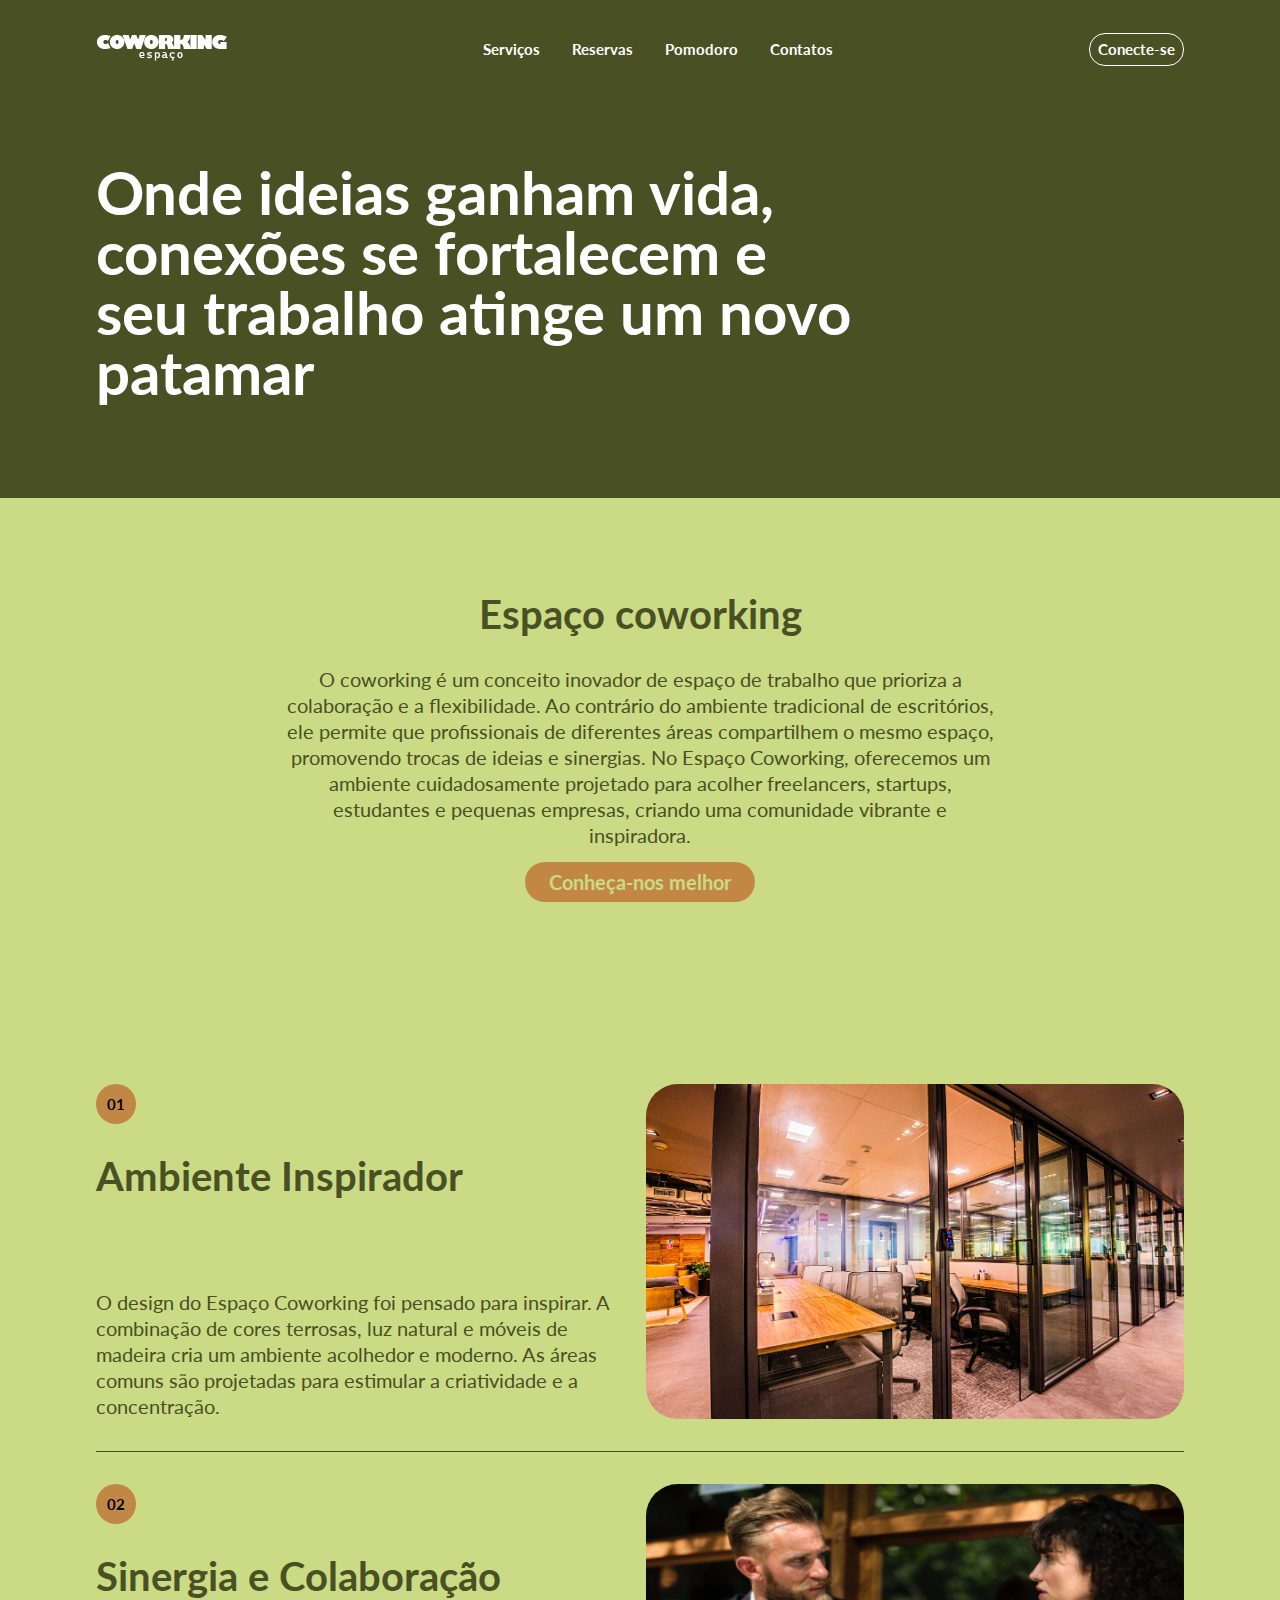
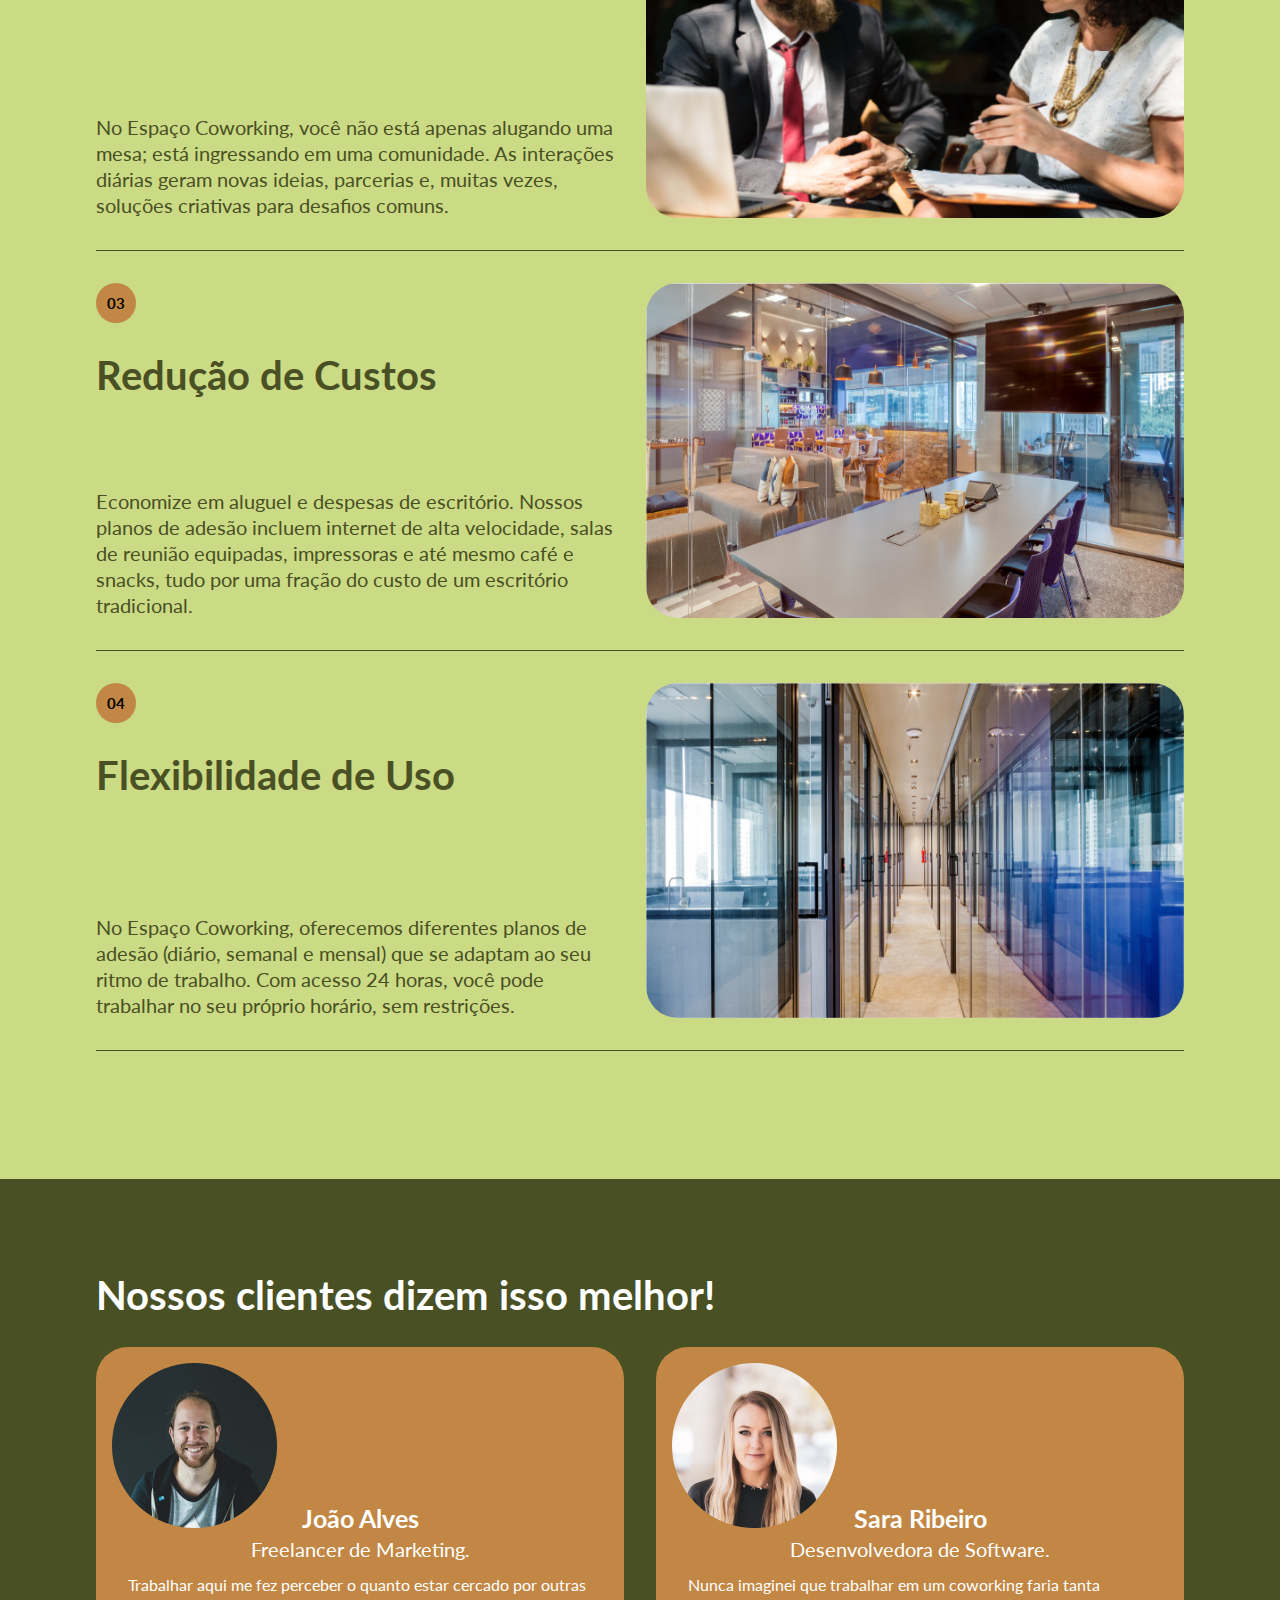
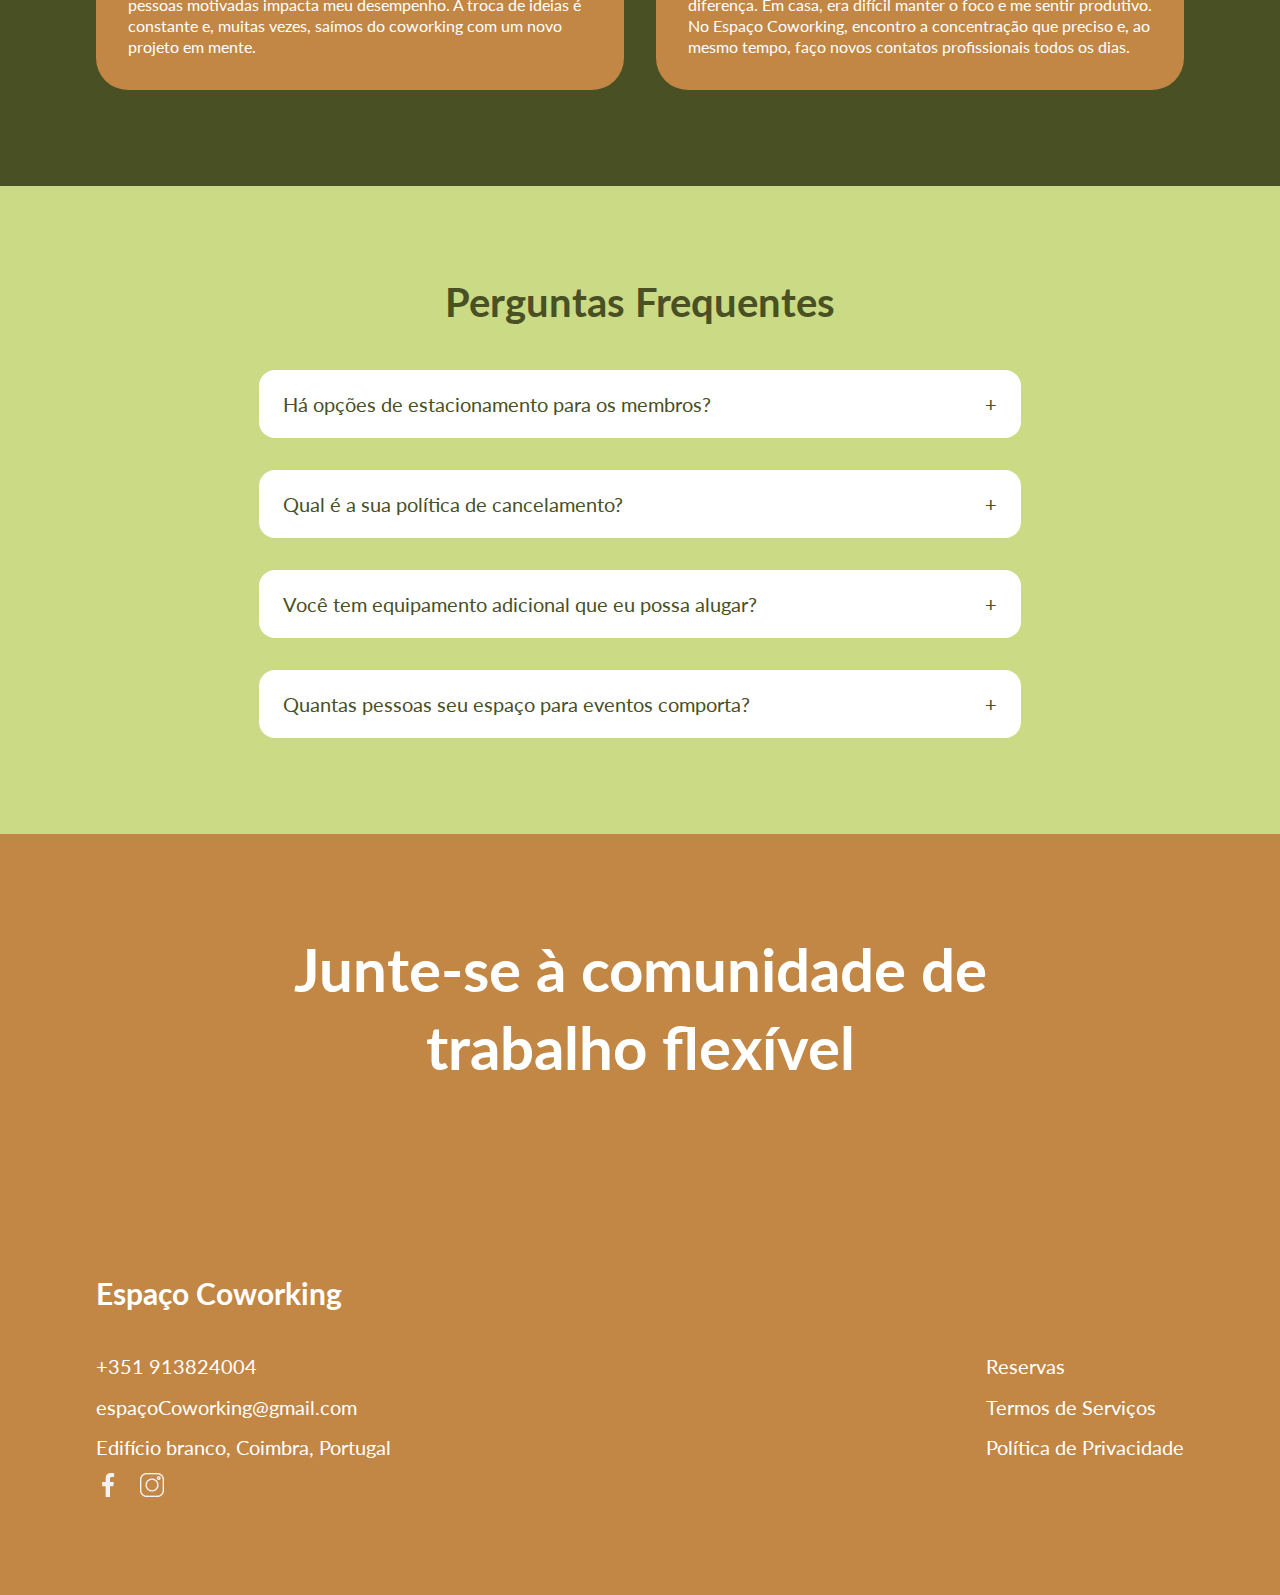
<file: index.html>
<!DOCTYPE html>
<html lang="pt-PT">
<head>
    <meta charset="UTF-8">
    <meta name="viewport" content="width=device-width, initial-scale=1.0">
    <meta http-equiv="X-UA-Compatible" content="IE=edge">
    <meta name="description" content="Propagação da utilização dos espaços Coworking">
    <link rel="stylesheet" type="text/css" href="reset.css">
    <link rel="stylesheet" type="text/css" href="index.css">
    <link rel="stylesheet" type="text/css" href="comum.css">
    <link rel="icon" href="img/logo.png" type="image/png">
    <title>Espaço Coworking</title>
</head>

<!--CABEÇALHO -------------------------------------------------------------------------------------------------------- -->

<body>

<header class="cabecalho">
    <nav> <!--links de navegacao dentro da própria página-->
        <a href="index.html"><img src="img/logotipo.png" alt="Imagem do logotipo"></a>
        <ul>
            <li><a href="servicos.html">Serviços</a></li>
            <!--<a> ancora/botao para levar à paginas do proprio site-->
            <li><a href="#">Reservas</a></li>
            <li><a href="#">Pomodoro</a></li>
            <li><a href="#">Contatos</a></li>
        </ul>
        <a class=" cabecalho__nav--conectar" href="#">Conecte-se</a>

        <div class="cabecalho__menu--icone">
            <!-- <button><img src="./img/close_white_36dp.svg" alt="fechar menu"></button> -->
            <button><img src="./img/menu_white_36dp.svg" alt="abrir menu"></button>
        </div>
    </nav>
    <ul class="cabecalho--menu">
        <li><a href="servicos.html">Serviços</a></li>
        <li><a href="#">Reservas</a></li>
        <li><a href="#">Pomodoro</a></li>
        <li><a href="#">Contatos</a></li>
        <li><a href="#">Conecte-se</a></li>
    </ul>
</header>

<!--SEÇÃO TEMA -------------------------------------------------------------------------------------------------------- -->

<main>

    <section class="secao--tema">
        <div>
            <!-- ESSA DIV SERVE PARA COLOCAR UM MAX-WIDTH NO TEXTO SEM ALTERAR O TAMANHO DA COR DE FUNDO-->
            <span>Onde ideias ganham vida, conexões se fortalecem e seu trabalho atinge um
                novo patamar</span>
        </div>
    </section>

    <!--SEÇÃO CONCEITO -------------------------------------------------------------------------------------------------------- -->


    <section class="secao--conceito">
        <div class="secao__conceito--conteudo">
            <!-- ESSA DIV SERVE PARA COLOCAR UM MAX-WIDTH NO TEXTO SEM ALTERAR O TAMANHO DA COR DE FUNDO-->
            <h2>Espaço coworking</h2>
            <p>O coworking é um conceito inovador de espaço de trabalho que
                prioriza a colaboração e a flexibilidade. Ao
                contrário do ambiente tradicional de escritórios, ele permite que profissionais de diferentes áreas
                compartilhem o mesmo espaço, promovendo trocas de ideias e sinergias. No Espaço Coworking, oferecemos um
                ambiente cuidadosamente projetado para acolher freelancers, startups, estudantes e pequenas empresas,
                criando uma comunidade vibrante e inspiradora.</p>
            <a href="#">Conheça-nos melhor</a>
        </div>
    </section>

    <!--SEÇÃO SOBRE -------------------------------------------------------------------------------------------------------- -->

    <section class="secao--sobre">
        <div class="secao__sobre--conteudo">
            <!-- ESSA DIV SERVE PARA COLOCAR UM MAX-WIDTH NO TEXTO SEM ALTERAR O TAMANHO DA COR DE FUNDO-->
            <div class="secao__sobre--topico">
                <div>
                    <span>01</span>
                    <h3>Ambiente Inspirador</h3>
                    <p>O design do Espaço Coworking foi pensado para inspirar. A
                        combinação de cores terrosas, luz
                        natural e móveis de madeira cria um ambiente acolhedor e moderno. As áreas comuns são projetadas
                        para
                        estimular a criatividade e a concentração.</p>
                </div>
                <img srcset="img/largeAmbiente.jpg 604w,
                                  ./img/mediumAmbiente.jpg 302w,
                                  ./img/smallAmbiente.jpg 151w"
                     sizes="42vw"
                     src="img/smallAmbiente.jpg"
                     alt="Imagem do ambiente">
            </div>

            <hr> <!--faz um traço-->

            <div class="secao__sobre--topico">
                <div>
                    <span>02</span>
                    <h3>Sinergia e Colaboração</h3>
                    <p>No Espaço Coworking, você não está apenas alugando uma mesa; está
                        ingressando em uma comunidade.
                        As
                        interações diárias geram novas ideias, parcerias e, muitas vezes, soluções criativas para
                        desafios
                        comuns.</p>
                </div>
                <img srcset="img/largeSinergia.jpg 604w,
                                ./img/mediumSinergia.jpg 302w,
                                ./img/smallSinergia.jpg 151w"
                     sizes="42vw"
                     src="img/smallSinergia.jpg"
                     alt="Imagem de duas pessoas conversando">
            </div>

            <hr> <!--faz um traço-->

            <div class="secao__sobre--topico">
                <div>
                    <span>03</span>
                    <h3>Redução de Custos</h3>
                    <p>Economize em aluguel e despesas de escritório. Nossos planos de
                        adesão incluem internet de alta
                        velocidade, salas de reunião equipadas, impressoras e até mesmo café e snacks, tudo por uma
                        fração
                        do custo de um escritório tradicional.</p>
                </div>
                <img srcset="img/largeReducao.jpg 604w,
                                ./img/mediumReducao.jpg 302w,
                                ./img/smallReducao.jpg 151w"
                     sizes="42vw"
                     src="img/smallReducao.jpg"
                     alt="Imagem de uma sala de reunião com televisão">
            </div>

            <hr> <!--faz um traço-->

            <div class="secao__sobre--topico">
                <div>
                    <span>04</span>
                    <h3>Flexibilidade de Uso</h3>
                    <p>No Espaço Coworking, oferecemos diferentes planos de adesão
                        (diário, semanal e mensal) que se
                        adaptam
                        ao seu ritmo de trabalho. Com acesso 24 horas, você pode trabalhar no seu próprio horário, sem
                        restrições.</p>
                </div>
                <img srcset="img/largeFlexibilidade.jpg 604w,
                                ./img/mediumFlexibilidade.jpg 302w,
                                ./img/smallFlexibilidade.jpg 151w"
                     sizes="42vw"
                     src="img/smallFlexibilidade.jpg"
                     alt="Imagem de um corredor com varias portas de vidro">
            </div>
            <hr> <!--faz um traço-->
        </div>
    </section>

    <!-- SEÇÃO CLIENTES -------------------------------------------------------------------------------------------------------- -->

    <section class="secao--clientes">
        <div class="secao__clientes--conteudo">
            <h2>Nossos clientes dizem isso melhor!</h2>

            <div class="secao__clientes--pessoas">
                <div class="secao__clientes__pessoas--individuais">
                    <img src="img/joao%20(2).png" alt="Imagem de João">
                    <h3>João Alves</h3>
                    <h4>Freelancer de Marketing.</h4>
                    <p>Trabalhar aqui me fez perceber o quanto estar cercado por outras pessoas motivadas impacta meu
                        desempenho. A troca de ideias é constante e, muitas vezes, saímos do coworking com um novo
                        projeto
                        em mente.</p>
                </div>

                <div class="secao__clientes__pessoas--individuais">
                    <img src="img/sara%20(2).png" alt="Imagem de Sara">
                    <h3>Sara Ribeiro</h3>
                    <h4>Desenvolvedora de Software.</h4>
                    <p>Nunca imaginei que trabalhar em um coworking faria tanta diferença. Em casa, era difícil manter o
                        foco e me sentir produtivo. No Espaço Coworking, encontro a concentração que preciso e, ao mesmo
                        tempo, faço novos contatos profissionais todos os dias.</p>
                </div>

                <div class="secao__clientes__pessoas--individuais">
                    <img src="img/andre.png" alt="Imagem de André">
                    <h3>André Mendes</h3>
                    <h4>Consultor de Marketing</h4>
                    <p>Escolher o Espaço Coworking foi uma das melhores decisões que tomei. O preço acessível dos planos
                        de
                        adesão me permite ter um espaço profissional sem estourar o orçamento. Vale muito a pena pelo
                        suporte, as conexões e a qualidade do ambiente!</p>
                </div>
            </div>
        </div>
    </section>

    <!-- SEÇÃO PERGUNTAS -------------------------------------------------------------------------------------------------------- -->

    <section class="secao--perguntas">
        <div class="secao__perguntas--conteudo">

            <h2>Perguntas Frequentes</h2>

            <div>
                <details>
                    <summary>
                        Há opções de estacionamento para os membros?
                        <span>+</span>
                    </summary>
                    <p>Durante o horário comercial (segunda a sexta, das 7h às 17h), os participantes devem estacionar
                        no extremo leste do estacionamento do complexo de escritórios ou do outro lado da rua, no
                        hotel. Após o horário comercial ou nos fins de semana, você pode usar as vagas de
                        estacionamento imediatamente ao lado do prédio.</p>
                </details>
                <details>
                    <summary>
                        Qual é a sua política de cancelamento?
                        <span>+</span>
                    </summary>
                    <p>Cancelamentos dentro de 24 horas da reserva original serão totalmente reembolsados. Se sua
                        reserva for 10 ou mais dias antes, você pode cancelar e qualquer pagamento(s) além do seu
                        depósito será reembolsado integralmente. Cancelamentos feitos com menos de 10 dias de
                        antecedência da sua reserva serão reembolsados. Além disso, não há reembolsos para uso parcial
                        do seu intervalo de tempo reservado.</p>
                </details>
                <details>
                    <summary>
                        Você tem equipamento adicional que eu possa alugar?
                        <span>+</span>
                    </summary>
                    <p>Nós fornecemos um sistema amigável com qualquer aluguel de sala de conferência. Ele também inclui
                        móveis de sala e equipamentos para videoconferência. Se você precisar de equipamento adicional,
                        por favor nos avise com antecedência. Nós podemos fornecer quadros brancos, um pódio, uma
                        impressora/copiadora e muito mais.</p>
                </details>
                <details>
                    <summary>
                        Quantas pessoas seu espaço para eventos comporta?
                        <span>+</span>
                    </summary>
                    <p>Podemos acomodar até 60 pessoas com mesas e cadeiras, e até 75 convidados com mesas estilo
                        coquetel.</p>
                </details>
            </div>
        </div>
    </section>

    <!-- SEÇÃO FINAL -------------------------------------------------------------------------------------------------------- -->

    <section class="secao--final">
        <div>
            <h2>Junte-se à comunidade de trabalho flexível</h2>
        </div>
    </section>


</main>

<!-- FOOTER -------------------------------------------------------------------------------------------------------- -->

<footer class="secao--footer">
    <div class="secao__footer--conteudo">

        <h3>Espaço Coworking</h3>

        <div class="secao__footer--informacoes">

            <div class="secao__footer__informacoes-separadas">
                <address> <!--agrupar dados de contato-->
                    <a href="#">+351 913824004</a>
                    <a href="#">espaçoCoworking@gmail.com</a>
                    <a href="#">Edifício branco, Coimbra, Portugal</a>
                </address>
                <div>
                    <a href="#"> <img src="img/face.png" alt="Facebook"></a>
                    <a href="#"> <img src="img/insta.png" alt="Instagram"></a>
                </div>
            </div>

            <div class="secao__footer--informacoes-links">
                <ul>
                    <li><a href="#">Reservas</a></li>
                    <li><a href="#">Termos de Serviços</a></li>
                    <li><a href="#">Política de Privacidade</a></li>
                </ul>
            </div>

        </div>
    </div>
</footer>
</body>
</html>
</file>
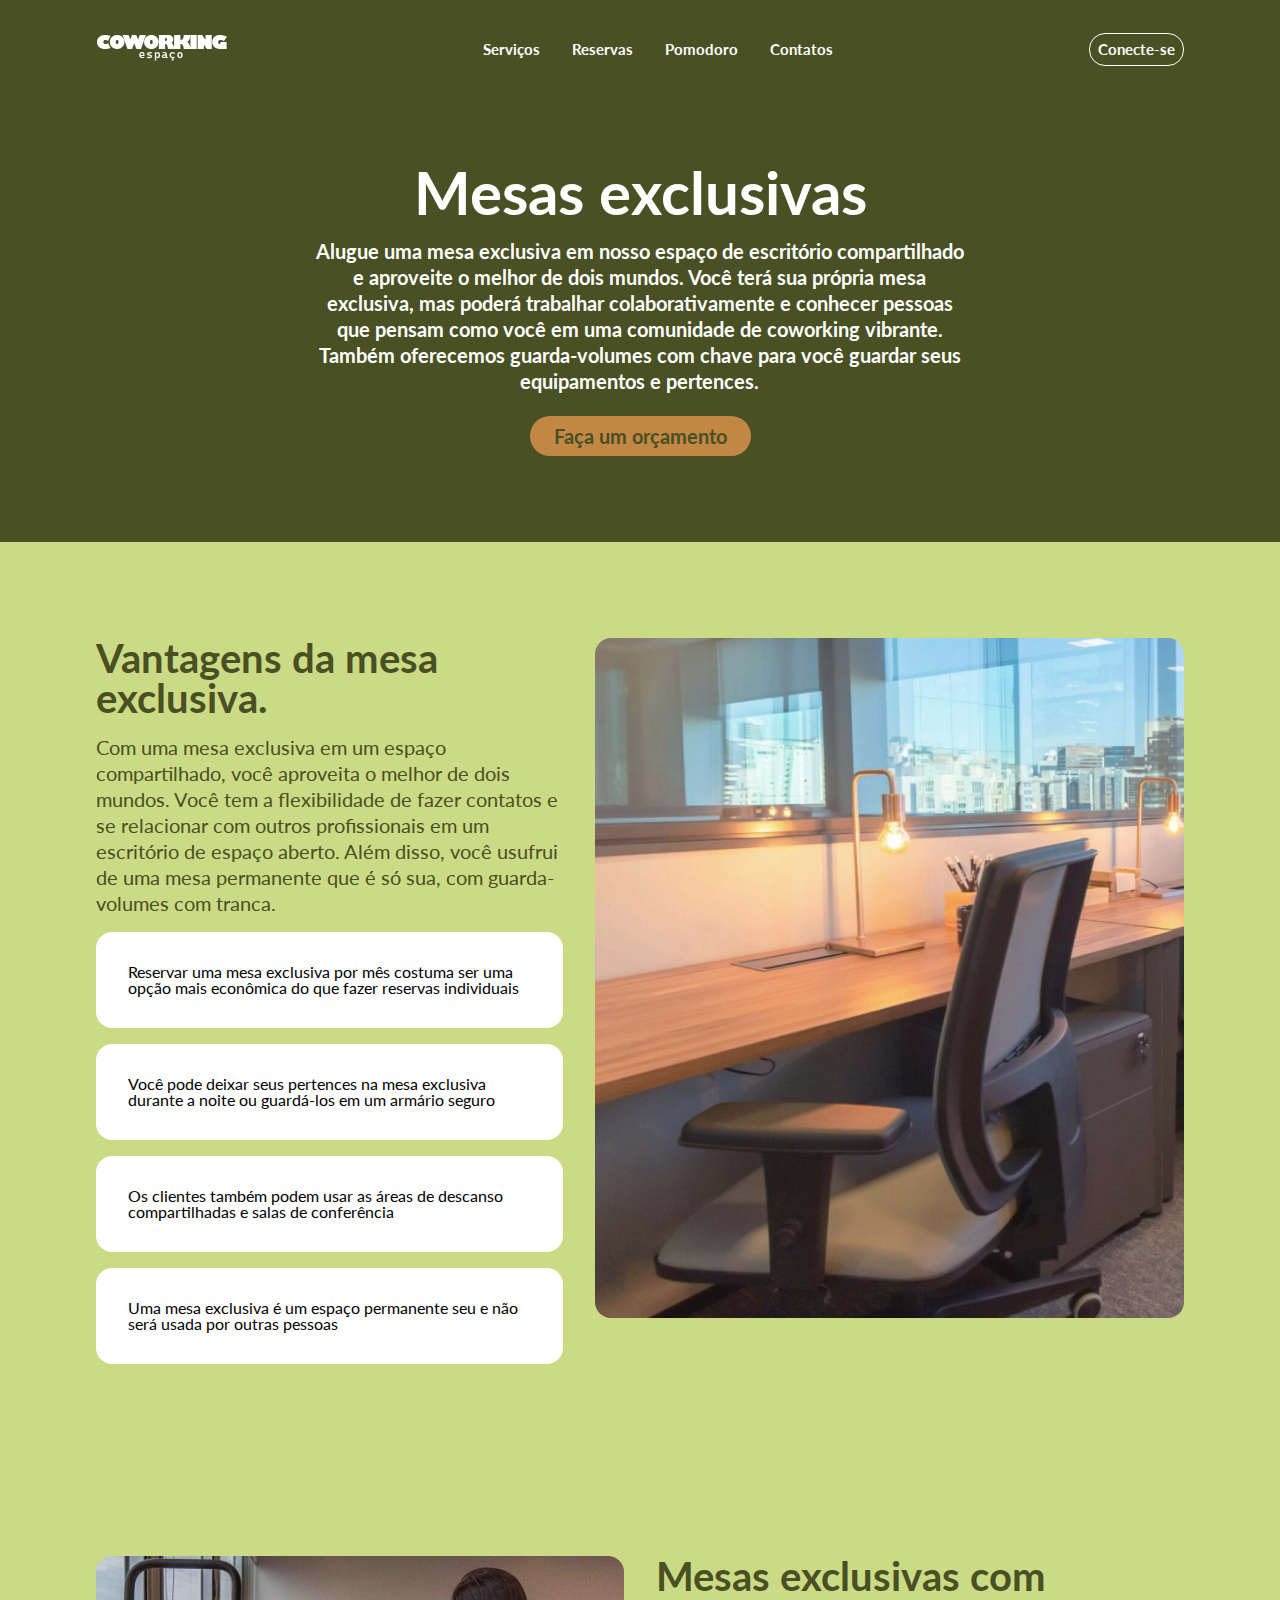
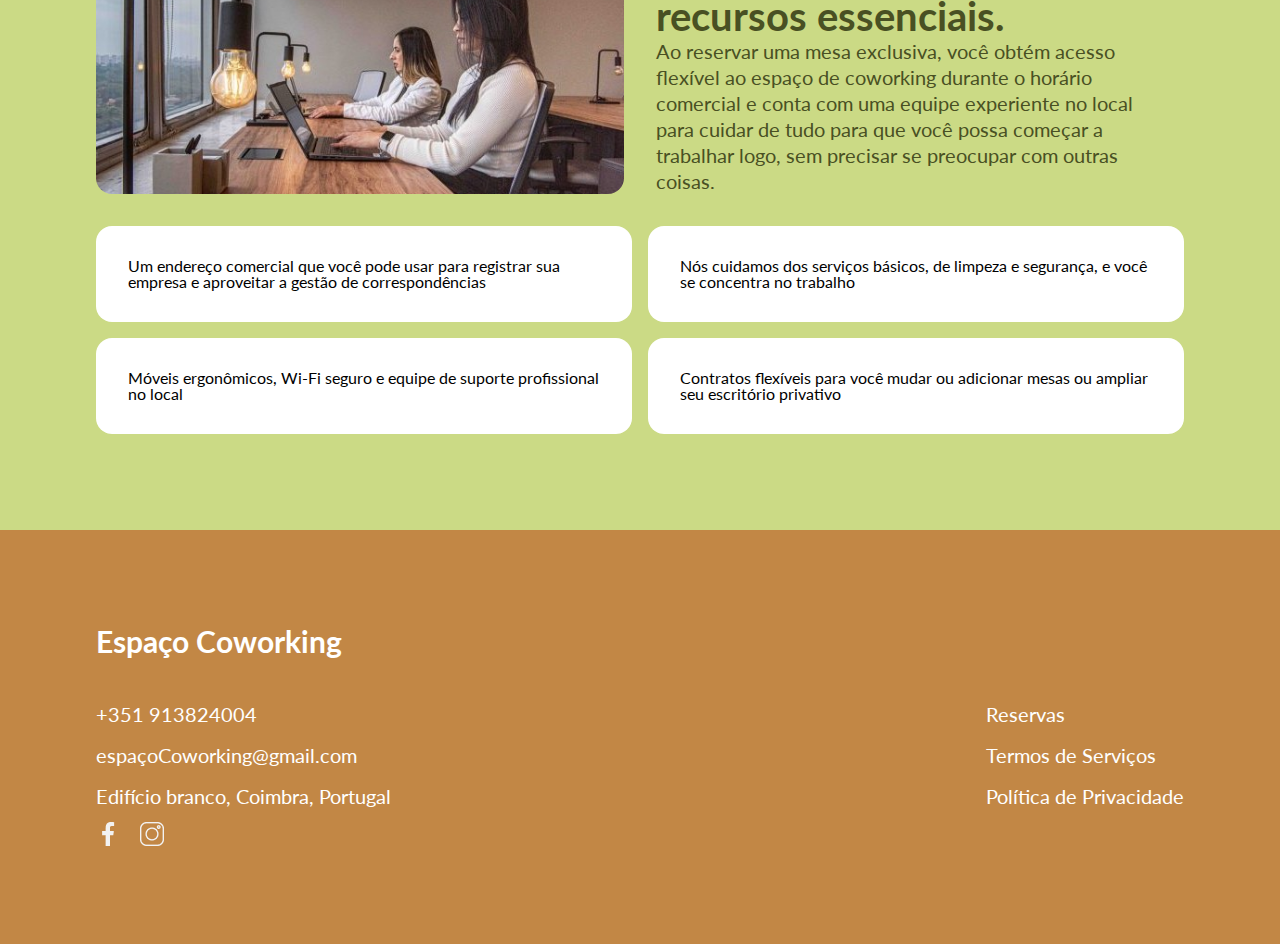
<file: mesasexclusivas.html>
<!DOCTYPE html>
<html lang="pt-PT">
<head>
    <meta charset="UTF-8">
    <meta name="viewport" content="width=device-width, initial-scale=1.0">
    <meta http-equiv="X-UA-Compatible" content="IE=edge">
    <meta name="description" content="Mesas exclusivas no Espaço Coworking"> <!--descricao do conteudo da pagina web-->
    <link rel="stylesheet" type="text/css" href="reset.css">
    <link rel="stylesheet" type="text/css" href="comum.css">
    <link rel="stylesheet" type="text/css" href="mesasexclusivas.css">
    <link rel="icon" href="./img/logo.png" type="image/png">
    <title>Mesas exclusivas Espaço Coworking</title>
</head>

<!--CABEÇALHO-------------------------------------------------------------------------------------------------------- -->
<body>

<header class="cabecalho">
    <nav> <!--links de navegacao dentro da própria página-->
        <a href="index.html"><img src="img/logotipo.png" alt="Imagem do logotipo"></a>
        <ul>
            <li><a href="servicos.html">Serviços</a></li>
            <!--<a> ancora/botao para levar à paginas do proprio site-->
            <li><a href="#">Reservas</a></li>
            <li><a href="#">Pomodoro</a></li>
            <li><a href="#">Contatos</a></li>
        </ul>
        <a class=" cabecalho__nav--conectar" href="#">Conecte-se</a>

        <div class="cabecalho__menu--icone">
            <!-- <button><img src="./img/close_white_36dp.svg" alt="fechar menu"></button> -->
            <button><img src="./img/menu_white_36dp.svg" alt="abrir menu"></button>
        </div>
    </nav>
    <ul class="cabecalho--menu">
        <li><a href="servicos.html">Serviços</a></li>
        <li><a href="#">Reservas</a></li>
        <li><a href="#">Pomodoro</a></li>
        <li><a href="#">Contatos</a></li>
        <li><a href="#">Conecte-se</a></li>
    </ul>
</header>

<!--SEÇÃO TEMA-MESAS -------------------------------------------------------------------------------------------------------- -->

<main>
    <section class="secao--tema-Mesas">
        <div>
            <h1>Mesas exclusivas</h1>
            <p>Alugue uma mesa exclusiva em nosso espaço de escritório compartilhado e aproveite o melhor de dois
                mundos.
                Você terá sua própria mesa exclusiva, mas poderá trabalhar colaborativamente e conhecer pessoas que
                pensam
                como você em uma comunidade de coworking vibrante. Também oferecemos guarda-volumes com chave para você
                guardar seus equipamentos e pertences.</p>
            <a href="#">Faça um orçamento</a>
        </div>
    </section>

    <!-- SEÇÃO VANTAGENS -------------------------------------------------------------------------------------------------------- -->

    <section class="secao--vantagens">
        <div class="secao__vantagens--conteudo">
            <div class="secao__vantagens--texto">
                <div>
                    <h2>Vantagens da mesa exclusiva.</h2>
                    <p>Com uma mesa exclusiva em um espaço compartilhado, você aproveita o melhor de dois mundos. Você
                        tem a
                        flexibilidade de fazer contatos e se relacionar com outros profissionais em um escritório de
                        espaço
                        aberto. Além disso, você usufrui de uma mesa permanente que é só sua, com guarda-volumes com
                        tranca.</p>
                </div>
                <ul>
                    <li>Reservar uma mesa exclusiva por mês costuma ser uma opção mais econômica do que fazer reservas
                        individuais
                    </li>
                    <li>Você pode deixar seus pertences na mesa exclusiva durante a noite ou guardá-los em um armário
                        seguro
                    </li>
                    <li>Os clientes também podem usar as áreas de descanso compartilhadas e salas de conferência
                    </li>
                    <li>Uma mesa exclusiva é um espaço permanente seu e não será usada por outras pessoas</li>
                </ul>
            </div>
            <img class="imagem" srcset="./img/largeVantagens.jpg 670w,
                            ./img/mediumVantagens.jpg 335w,
                            ./img/smallVantagens.jpg 167w"
                 sizes="46vw"
                 src="./img/smallVantagens.jpg"
                 alt="Imagem de uma mesa">
        </div>
    </section>

    <!-- SEÇÃO RECURSOS -------------------------------------------------------------------------------------------------------- -->

    <section class="secao--recursos">
        <div class="secao__recursos--conteudo">
            <div class="secao__recursos__conteudo--explicacao">
                <img srcset="./img/largeRecursos.jpg 569w,
                            ./img/mediumRecursos.jpg 284w,
                            ./img/smallRecursos.jpg 142w"
                     sizes="40vw"
                     src="./img/smallRecursos.jpg"
                     alt="Imagem de duas pessoas trabalhando nas mesas">
                <div>
                    <h2>Mesas exclusivas com recursos essenciais.</h2>
                    <p>Ao reservar uma mesa exclusiva, você obtém acesso flexível ao espaço de coworking durante o
                        horário
                        comercial e conta com uma equipe experiente no local para cuidar de tudo para que você possa
                        começar
                        a trabalhar logo, sem precisar se preocupar com outras coisas.</p>
                </div>
            </div>
            <ul>
                <li>Um endereço comercial que você pode usar para registrar sua empresa e aproveitar a gestão de
                    correspondências
                </li>
                <li>Nós cuidamos dos serviços básicos, de limpeza e segurança, e você se concentra no trabalho</li>
                <li>Móveis ergonômicos, Wi-Fi seguro e equipe de suporte profissional no local</li>
                <li>Contratos flexíveis para você mudar ou adicionar mesas ou ampliar seu escritório privativo</li>
            </ul>
        </div>
    </section>
</main>

<!-- FOOTER -------------------------------------------------------------------------------------------------------- -->

<footer class="secao--footer">
    <div class="secao__footer--conteudo">

        <h3>Espaço Coworking</h3>

        <div class="secao__footer--informacoes">

            <div class="secao__footer__informacoes-separadas">
                <address> <!--agrupar dados de contato-->
                    <a href="#">+351 913824004</a>
                    <a href="#">espaçoCoworking@gmail.com</a>
                    <a href="#">Edifício branco, Coimbra, Portugal</a>
                </address>
                <div>
                    <a href="#"> <img src="img/face.png" alt="Facebook"></a>
                    <a href="#"> <img src="img/insta.png" alt="Instagram"></a>
                </div>
            </div>

            <div class="secao__footer--informacoes-links">
                <ul>
                    <li><a href="#">Reservas</a></li>
                    <li><a href="#">Termos de Serviços</a></li>
                    <li><a href="#">Política de Privacidade</a></li>
                </ul>
            </div>

        </div>
    </div>
</footer>
</body>
</html>
</file>
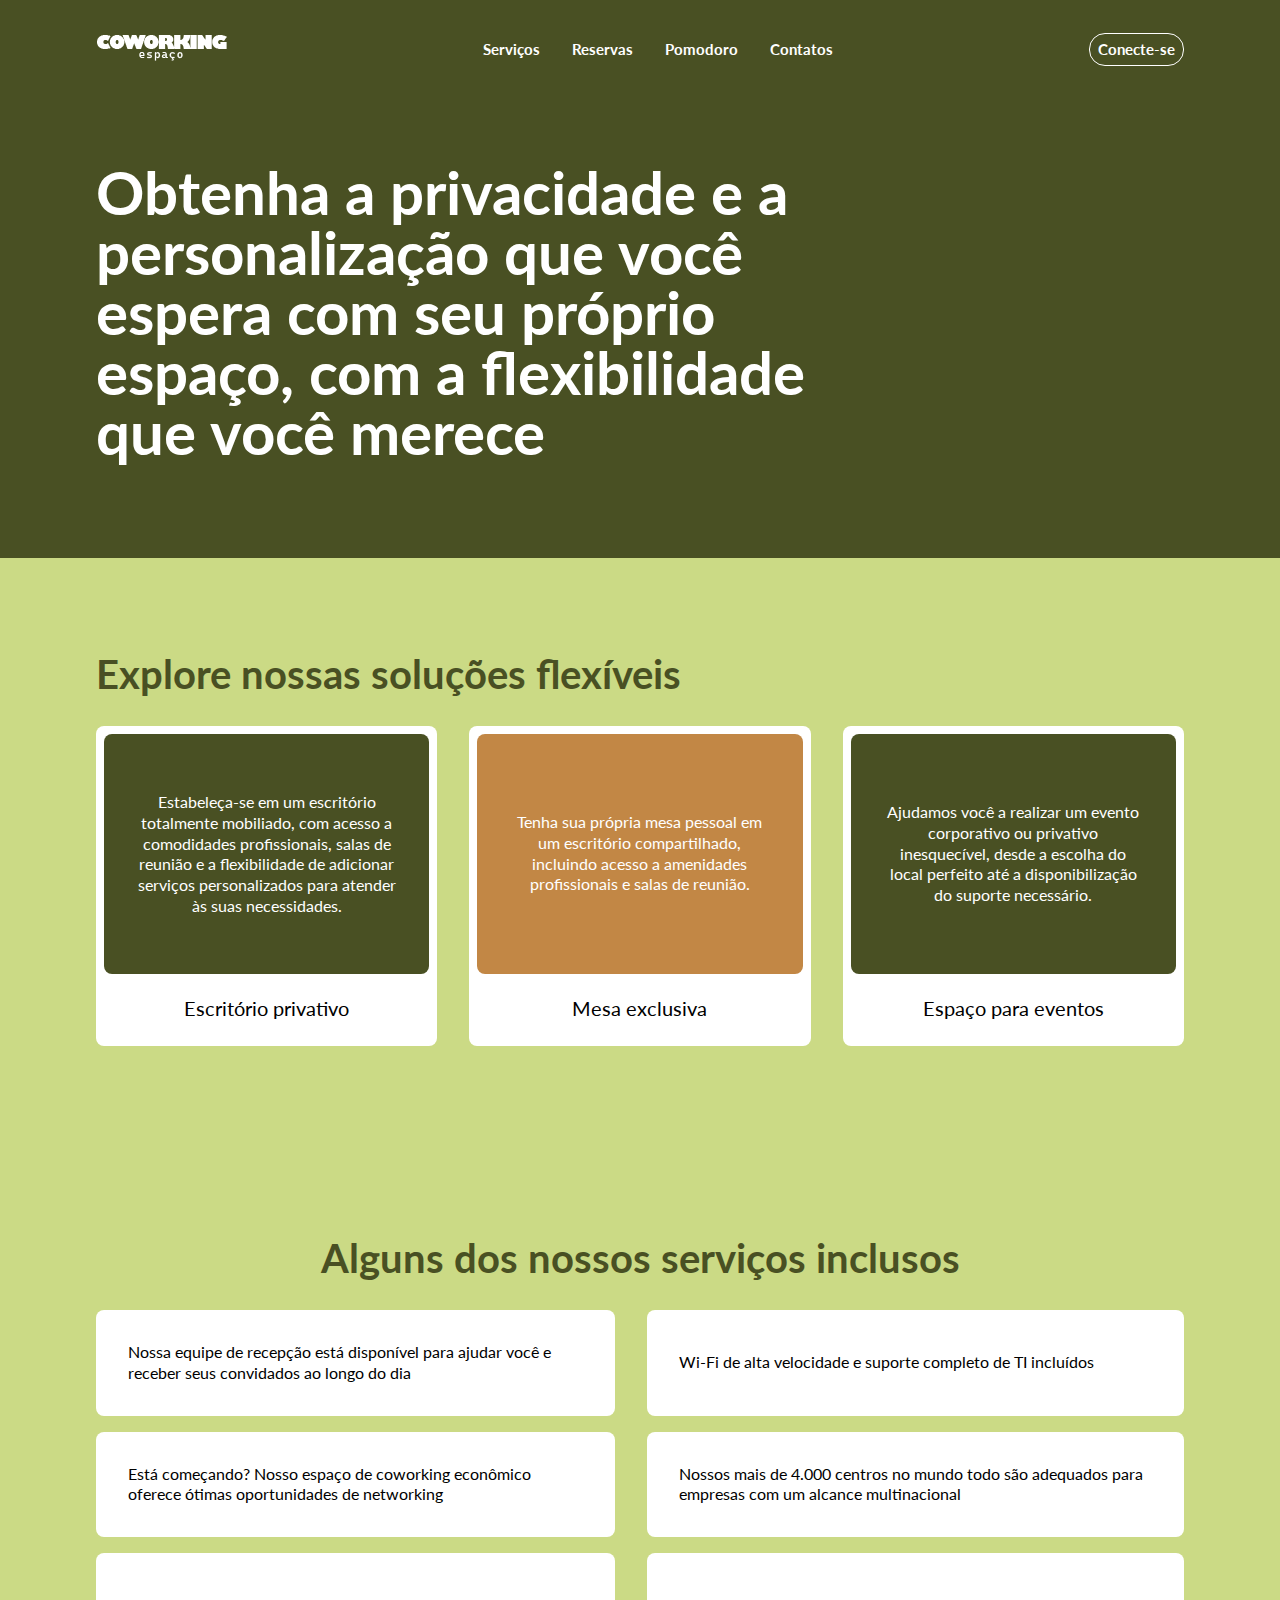
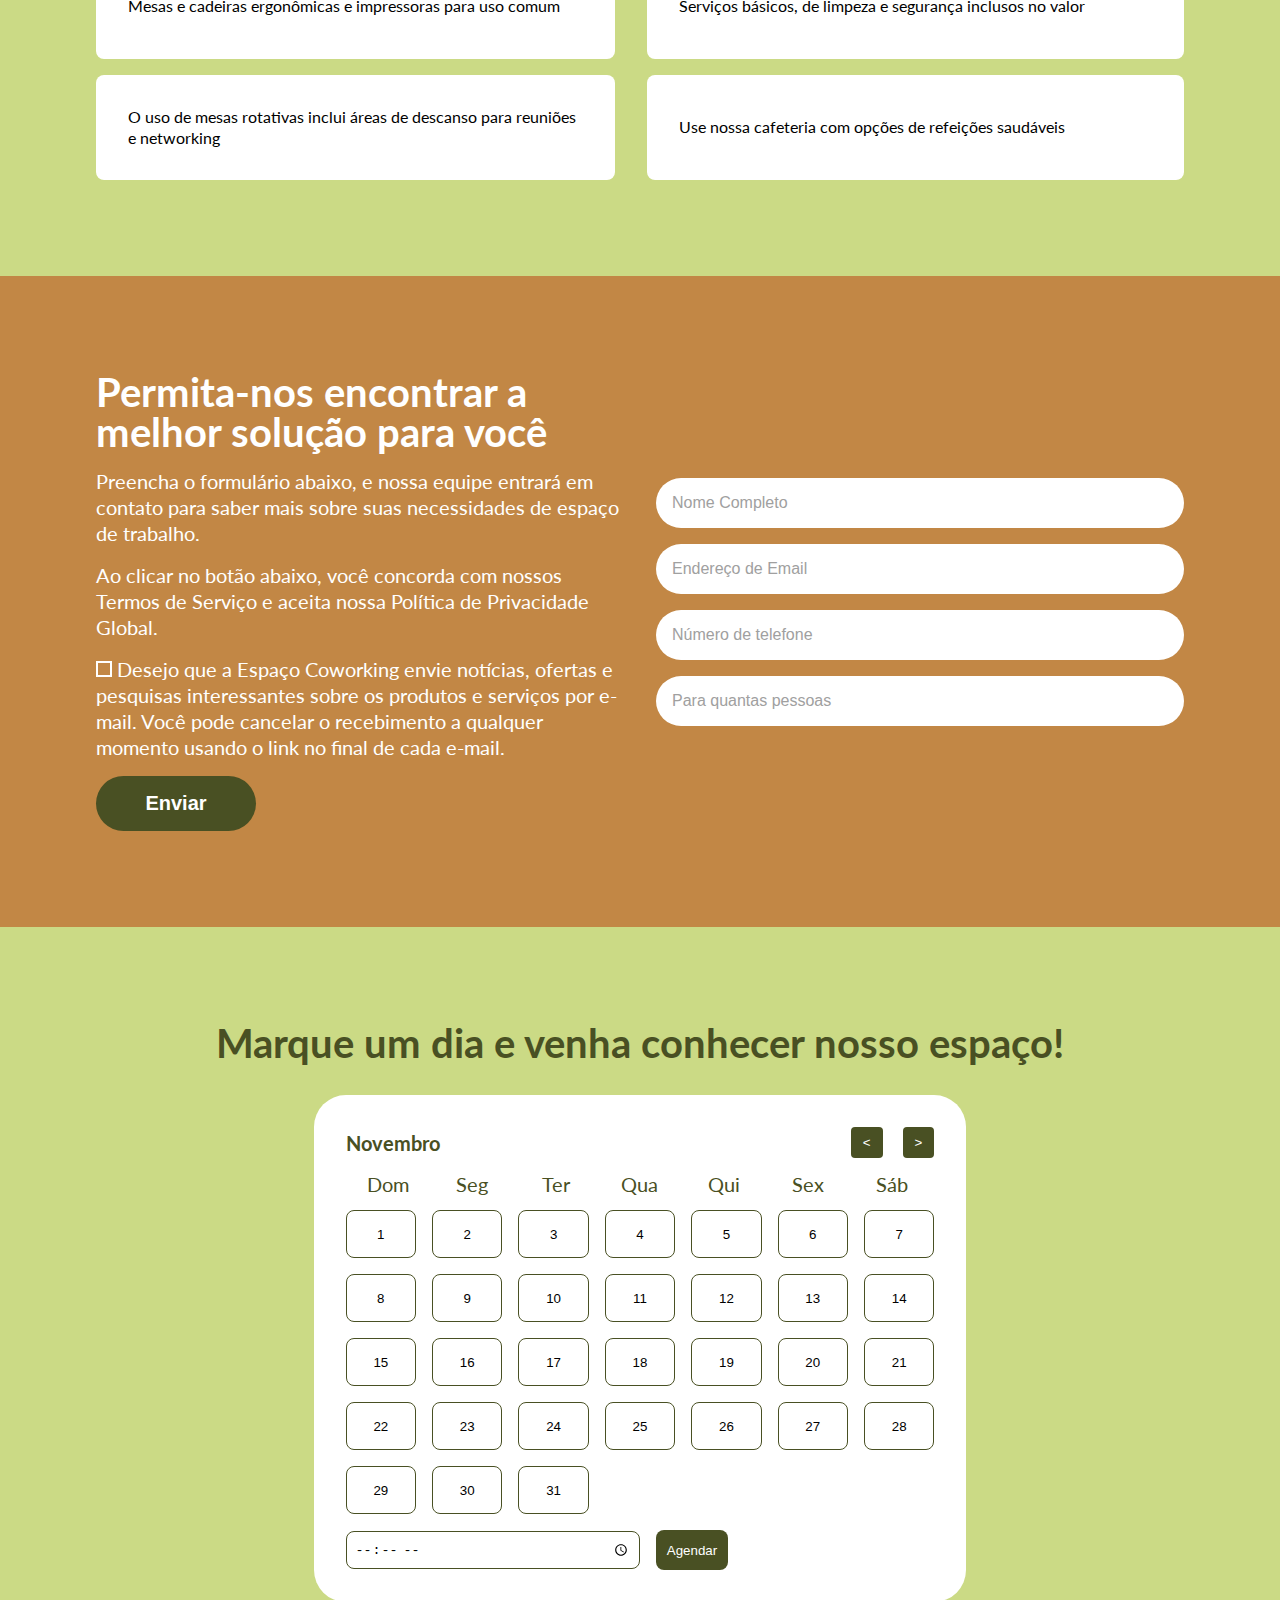
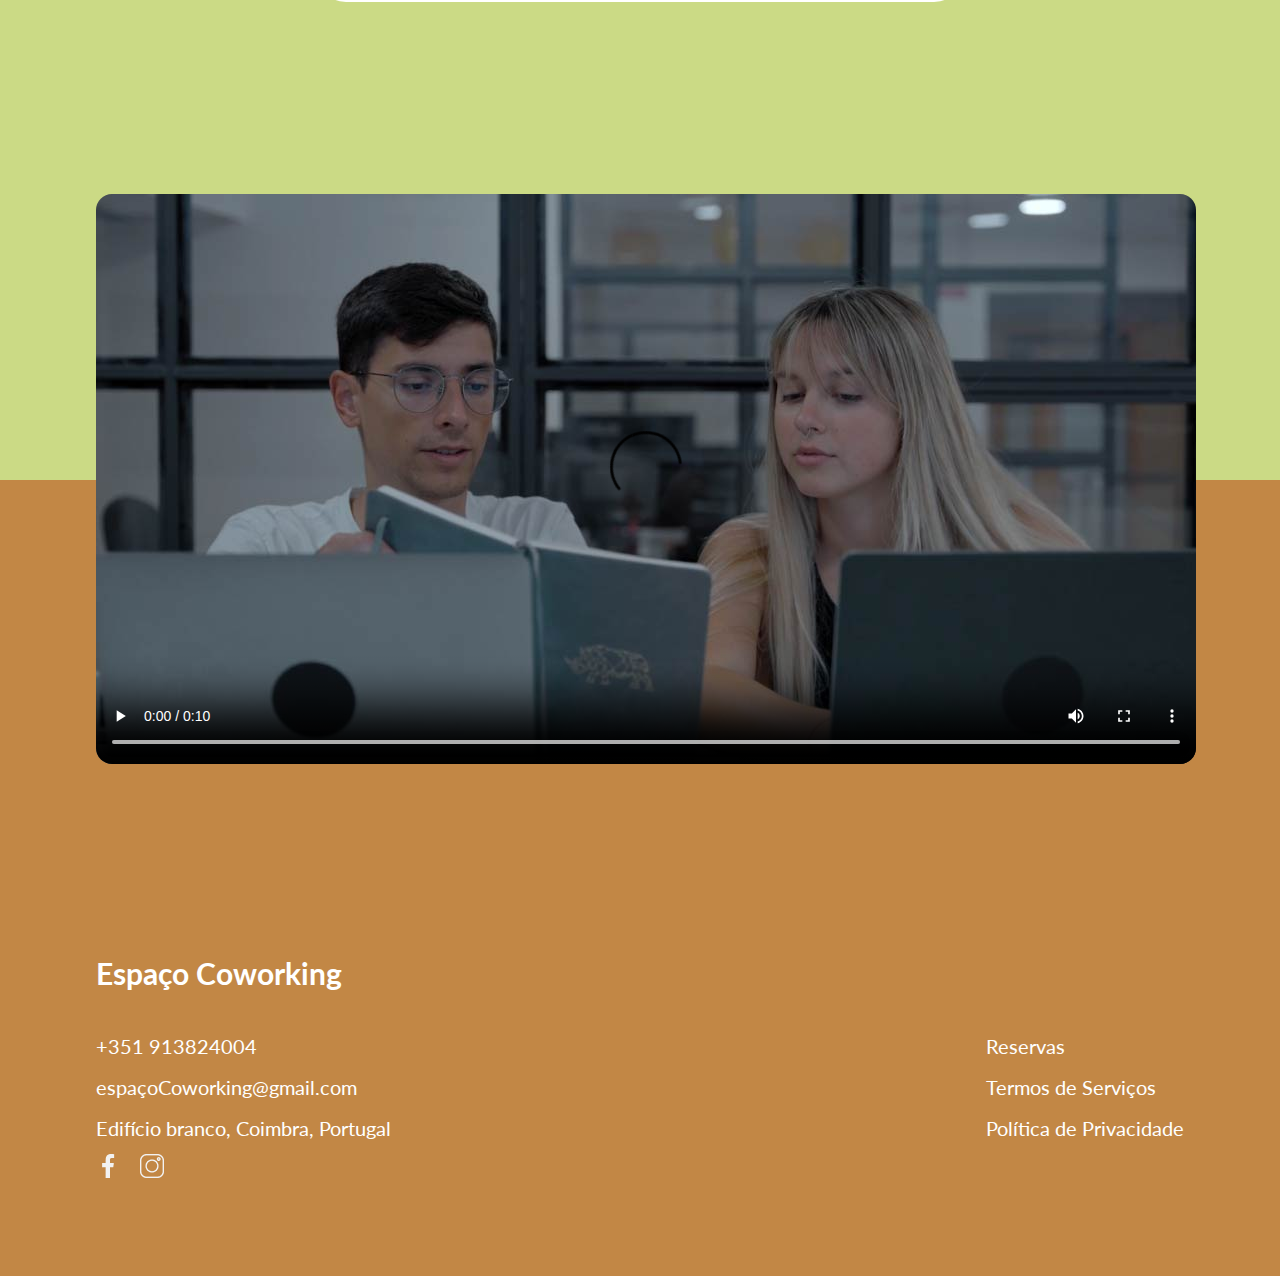
<file: servicos.html>
<!DOCTYPE html>
<html lang="pt-PT">
<head>
    <meta charset="UTF-8">
    <meta name="viewport" content="width=device-width, initial-scale=1.0">
    <meta http-equiv="X-UA-Compatible" content="IE=edge">
    <meta name="description" content="Alternativas de serviços Coworking"> <!--descricao do conteudo da pagina web-->
    <link rel="stylesheet" type="text/css" href="reset.css">
    <link rel="stylesheet" type="text/css" href="comum.css">
    <link rel="stylesheet" type="text/css" href="servicos.css">
    <link rel="icon" href="./img/logo.png" type="image/png">
    <title>Seviços Espaço Coworking</title>
</head>

<!--CABEÇALHO-------------------------------------------------------------------------------------------------------- -->
<body>

<header class="cabecalho">
    <nav> <!--links de navegacao dentro da própria página-->
        <a href="index.html"><img src="img/logotipo.png" alt="Imagem do logotipo"></a>
        <ul>
            <li><a href="servicos.html">Serviços</a></li>
            <!--<a> ancora/botao para levar à paginas do proprio site-->
            <li><a href="#">Reservas</a></li>
            <li><a href="#">Pomodoro</a></li>
            <li><a href="#">Contatos</a></li>
        </ul>
        <a class=" cabecalho__nav--conectar" href="#">Conecte-se</a>

        <div class="cabecalho__menu--icone">
            <!-- <button><img src="./img/close_white_36dp.svg" alt="fechar menu"></button> -->
            <button><img src="./img/menu_white_36dp.svg" alt="abrir menu"></button>
        </div>
    </nav>
    <ul class="cabecalho--menu">
        <li><a href="servicos.html">Serviços</a></li>
        <li><a href="#">Reservas</a></li>
        <li><a href="#">Pomodoro</a></li>
        <li><a href="#">Contatos</a></li>
        <li><a href="#">Conecte-se</a></li>
    </ul>
</header>

<!--SEÇÃO TEMA-------------------------------------------------------------------------------------------------------- -->

<main>

    <section class="secao--tema">
        <div>
            <!-- ESSA DIV SERVE PARA COLOCAR UM MAX-WIDTH NO TEXTO SEM ALTERAR O TAMANHO DA COR DE FUNDO-->
            <span>Obtenha a privacidade e a personalização que você espera com seu próprio
                espaço, com a flexibilidade que
                você merece</span>
        </div>
    </section>

    <!--SEÇÃO PLANOS-------------------------------------------------------------------------------------------------------- -->

    <section class="secao--planos">
        <div class="secao__planos--conteudo">

            <h2>Explore nossas soluções flexíveis</h2>

            <div class="secao__planos--opcoes">
                <div class="secao__planos__opcoes--individuais">
                    <div>
                        <p>Estabeleça-se em um escritório totalmente mobiliado, com acesso a comodidades profissionais,
                            salas de reunião e a flexibilidade de adicionar serviços personalizados para atender às suas
                            necessidades.</p>
                    </div>
                    <a href="#">Escritório privativo</a>
                </div>

                <div class="secao__planos__opcoes--individuais">
                    <div>
                        <p>Tenha sua própria mesa pessoal em um escritório compartilhado, incluindo acesso a amenidades
                            profissionais e salas de reunião.</p>
                    </div>
                    <a href="mesasexclusivas.html">Mesa exclusiva</a>
                </div>

                <div class="secao__planos__opcoes--individuais">
                    <div>
                        <p>Ajudamos você a realizar um evento corporativo ou privativo inesquecível, desde a escolha do
                            local perfeito até a disponibilização do suporte necessário.</p>
                    </div>
                    <a href="#">Espaço para eventos</a>
                </div>

                <div class="secao__planos__opcoes--individuais">
                    <div>
                        <p>Aproveite um andar de escritório exclusivo com suas próprias amenidades privativas, como
                            recepção
                            com sua marca, salas de reunião, escritórios executivos, cabines telefônicas, copas e muito
                            mais.</p>
                    </div>
                    <a href="#">Escritório com andar inteiro</a>
                </div>

                <div class="secao__planos__opcoes--individuais">
                    <div>
                        <p>Aluguel diário de espaço de escritório sempre que você precisar, por hora ou mais tempo. Você
                            pode até reservar e usar o espaço no mesmo dia.</p>
                    </div>
                    <a href="#">Diárias de escritório</a>
                </div>
            </div>
        </div>
    </section>

    <!--SEÇÃO SERVICOS-------------------------------------------------------------------------------------------------------- -->


    <section class="secao--servicos">
        <div class="secao__servicos--conteudo">
            <h2>Alguns dos nossos serviços inclusos</h2>
            <div class="secao__servicos__conteudo--geral">
                <ul class="secao__servicos__conteudo__geral--coluna">
                    <li>Nossa equipe de recepção está disponível para ajudar você e receber seus convidados ao longo do
                        dia
                    </li>
                    <li>Está começando? Nosso espaço de coworking econômico oferece ótimas oportunidades de networking
                    </li>
                    <li>Mesas e cadeiras ergonômicas e impressoras para uso comum</li>
                    <li>O uso de mesas rotativas inclui áreas de descanso para reuniões e networking</li>
                </ul>
                <ul class="secao__servicos__conteudo__geral--coluna">
                    <li>Wi-Fi de alta velocidade e suporte completo de TI incluídos</li>
                    <li>Nossos mais de 4.000 centros no mundo todo são adequados para empresas com um alcance
                        multinacional
                    </li>
                    <li>Serviços básicos, de limpeza e segurança inclusos no valor</li>
                    <li>Use nossa cafeteria com opções de refeições saudáveis</li>
                </ul>
            </div>
        </div>
    </section>

    <!--SEÇÃO FORMULÁRIO-------------------------------------------------------------------------------------------------------- -->

    <section class="secao--formulario">
        <div class="secao__formulario--conteudo">
            <div>
                <h2>Permita-nos encontrar a melhor solução para você</h2>
                <p>Preencha o formulário abaixo, e nossa equipe entrará em contato para saber mais sobre suas
                    necessidades
                    de espaço de trabalho.</p>
                <p>Ao clicar no botão abaixo, você concorda com nossos Termos de Serviço e aceita nossa Política de
                    Privacidade Global.</p>
                <p><input type="checkbox" name="permitir" value="permitir enviar"> Desejo que a Espaço Coworking envie
                    notícias, ofertas e pesquisas interessantes sobre os produtos e serviços por e-mail. Você pode
                    cancelar
                    o recebimento a qualquer momento usando o link no final de cada e-mail.</p>
                <button>Enviar</button>
            </div>

            <form>
                <input type="text" name="nome" placeholder="Nome Completo">
                <input type="email" name="email" placeholder="Endereço de Email">
                <input type="tel" name="telefone" placeholder="Número de telefone">
                <input type="number" name="numero" min="1" placeholder="Para quantas pessoas">
            </form>
        </div>
    </section>

    <!--SEÇÃO CALENDÁRIO -------------------------------------------------------------------------------------------------------- -->

    <section class="secao--calendario">
        <div class="secao__calendario--conteudo">
            <h2>Marque um dia e venha conhecer nosso espaço!</h2>
            <div class="secao__calendario--tudo">
                <div class="secao__calendario--mes">
                    <h3>Novembro</h3>
                    <div>
                        <button>&lt;</button>
                        <button>&gt;</button>
                    </div>
                </div>

                <div class="secao__calendario--semanas">
                    <div>Dom</div>
                    <div>Seg</div>
                    <div>Ter</div>
                    <div>Qua</div>
                    <div>Qui</div>
                    <div>Sex</div>
                    <div>Sáb</div>
                </div>

                <div class="secao__calendario--dias">
                    <button>1</button>
                    <button>2</button>
                    <button>3</button>
                    <button>4</button>
                    <button>5</button>
                    <button>6</button>
                    <button>7</button>
                    <button>8</button>
                    <button>9</button>
                    <button>10</button>
                    <button>11</button>
                    <button>12</button>
                    <button>13</button>
                    <button>14</button>
                    <button>15</button>
                    <button>16</button>
                    <button>17</button>
                    <button>18</button>
                    <button>19</button>
                    <button>20</button>
                    <button>21</button>
                    <button>22</button>
                    <button>23</button>
                    <button>24</button>
                    <button>25</button>
                    <button>26</button>
                    <button>27</button>
                    <button>28</button>
                    <button>29</button>
                    <button>30</button>
                    <button>31</button>
                </div>

                <div class="secao__calendario--horario">
                    <input type="time" name="horario">
                    <button>Agendar</button>
                </div>
            </div>
        </div>
    </section>

    <!--SEÇÃO VÍDEO -------------------------------------------------------------------------------------------------------- -->

    <section class="secao--video">
        <div class="secao__video--conteudo">
            <video controls poster="img/capa.jpg">
                <source src="./video/video.mp4" type="video/mp4">
                <source src="./video/video.ogv" type="video/ogv">
            </video>
        </div>
    </section>

</main>

<!-- FOOTER -------------------------------------------------------------------------------------------------------- -->

<footer class="secao--footer">
    <div class="secao__footer--conteudo">

        <h3>Espaço Coworking</h3>

        <div class="secao__footer--informacoes">

            <div class="secao__footer__informacoes-separadas">
                <address> <!--agrupar dados de contato-->
                    <a href="#">+351 913824004</a>
                    <a href="#">espaçoCoworking@gmail.com</a>
                    <a href="#">Edifício branco, Coimbra, Portugal</a>
                </address>
                <div>
                    <a href="#"> <img src="img/face.png" alt="Facebook"></a>
                    <a href="#"> <img src="img/insta.png" alt="Instagram"></a>
                </div>
            </div>

            <div class="secao__footer--informacoes-links">
                <ul>
                    <li><a href="#">Reservas</a></li>
                    <li><a href="#">Termos de Serviços</a></li>
                    <li><a href="#">Política de Privacidade</a></li>
                </ul>
            </div>

        </div>
    </div>
</footer>
</body>
</html>
</file>
<file: index.css>
/*- SEÇÃO CONCEITO ------------------------------------------------------------------------------------------------------------*/

.secao--conceito {
    background-color: #CBDA85;
    padding: 6rem;
}

.secao__conceito--conteudo {
    margin: 0 auto; /*tira o espaco em cima e em baixo e da uma margem automatica dos lados. se nao ele cola do lado esquerdo e nao fica centralidado se a gente aumenta e diminui o zoom*/
    max-width: 1200px; /*tamanho maximo que a gente quer q ele cresça. dai arruma com o zoom*/
    text-align: center;
}

.secao__conceito--conteudo h2 {
    color: #495023;
    font-size: 40px;
    font-weight: bold;
    padding-bottom: 2rem; /*coloca o padding so em baixo*/
}

.secao__conceito--conteudo p {
    color: #495023;
    font-size: 20px;
    line-height: 1.3;
    margin: auto; /*obedece o que foi definido antes*/
    max-width: 45rem;
    padding-bottom: 1.5rem;
}

.secao__conceito--conteudo a {
    background-color: #C28745;
    border-radius: 2rem;
    color: #CBDA85;
    font-size: 20px;
    font-weight: bold;
    padding: 0.5rem 1.5rem 0.5rem 1.5rem;
    text-decoration: none;
}

@media (max-width: 768px) {
    .secao--conceito {
        padding: 3rem;
    }

    .secao__conceito--conteudo h2 {
        font-size: 32px;
    }

    .secao__conceito--conteudo p {
        max-width: 30rem;
        font-size: 18px;
    }

    .secao__conceito--conteudo a {
        font-size: 18px;
    }
}

@media (max-width: 576px) {
    .secao--conceito {
        padding: 2rem;
    }

    .secao__conceito--conteudo h2 {
        font-size: 28px;
    }

    .secao__conceito--conteudo p {
        max-width: 100%;
        font-size: 16px;
    }

    .secao__conceito--conteudo a {
        font-size: 16px;
    }
}

/*-SEÇÃO SOBRE------------------------------------------------------------------------------------------------------------*/

.secao--sobre {
    background-color: #CBDA85;
    padding: 6rem;
}

.secao__sobre--conteudo { /*tem as 4 div`s */
    margin: 0 auto; /*tira o espaco em cima e em baixo e da uma margem automatica dos lados. se nao ele cola do lado esquerdo e nao fica centralidado se a gente aumenta e diminui o zoom*/
    max-width: 1200px; /*tamanho maximo que a gente quer q ele cresça. dai arruma com o zoom*/
}

.secao__sobre--topico { /*tem uma div com todos com textos e uma img*/
    display: grid;
    grid-template-columns: 1fr auto;
    grid-template-rows: auto;
    column-gap: 2rem;
}

.secao__sobre--topico div { /*com todo o texto */
    display: flex;
    flex-direction: column;
    gap: 2rem;
}

.secao__sobre--topico div span {
    background-color: #C28745;
    border-radius: 50%;
    display: block;
    font-size: 15px;
    font-weight: bold;
    height: 40px;
    line-height: 40px;
    text-align: center;
    width: 40px;
}

.secao__sobre--topico div h3 {
    color: #495023;
    font-size: 40px;
    font-weight: bold;
}

.secao__sobre--topico div p {
    color: #495023;
    font-size: 20px;
    line-height: 1.3;
    margin-top: auto; /* Empurra o parágrafo para a parte inferior */
}

.secao__sobre--topico img {
    border-radius: 2rem;
    width: 100%;
}

.secao__sobre--conteudo hr {
    background-color: #495023;
    border: none;
    height: 1px;
    margin-bottom: 2rem;
    margin-top: 2rem;
    width: 100%;
}

@media (max-width: 1100px) {
    .secao__sobre--topico { /*tem uma div com todos com textos e uma img*/
        display: grid;
        grid-template-columns: auto;
        grid-template-rows: 1fr auto;
        gap: 1rem;
    }
    .secao__sobre--topico div { /*abrange so o texto*/
        grid-row: 1;
        gap: 1rem;
    }
}

@media (max-width: 768px) {
    .secao--sobre {
        padding: 3rem;
    }
    .secao__sobre--topico div span {
        font-size: 12px;
    }
    .secao__sobre--topico div h3 {
        font-size: 32px;
    }
    .secao__sobre--topico div p {
        font-size: 18px;
    }

}

@media (max-width: 576px) {
    .secao--sobre {
        padding: 1rem;
    }
    .secao__sobre--topico div span {
        font-size: 10px;
        width: 30px;
        height: 30px;
        line-height: 30px;
    }
    .secao__sobre--topico div h3 {
        font-size: 28px;
    }
    .secao__sobre--topico div p {
        font-size: 16px;
    }
    .secao__sobre--conteudo hr {
        margin-bottom: 1rem;
        margin-top: 1rem;
    }
}

/*- SEÇÃO CLIENTES ------------------------------------------------------------------------------------------------------------*/
.secao--clientes {
    background-color: #495023;
    padding: 6rem;
}

.secao__clientes--conteudo { /*contem todos*/
    margin: 0 auto;
    max-width: 1200px;
}

.secao__clientes--conteudo h2 {
    color: white;
    font-size: 40px;
    font-weight: bold;
    margin-bottom: 2rem; /* Distância entre os tópicos */
}

.secao__clientes--pessoas {
    display: flex;
    gap: 2rem;
    justify-content: center;
    width: 100%;
}

.secao__clientes__pessoas--individuais {
    background-color: #C28745;
    border-radius: 2rem;
    padding: 1rem;
    width: 50%;
}

.secao__clientes__pessoas--individuais img {
    margin-bottom: -1.5rem;
}

.secao__clientes__pessoas--individuais h3 {
    color: white;
    font-size: 25px;
    font-weight: bold;
    text-align: center;
}

.secao__clientes__pessoas--individuais h4 {
    color: white;
    font-size: 20px;
    padding-top: 0.5rem;
    padding-left: 1rem;
    padding-right: 1rem;
    text-align: center;
}

.secao__clientes__pessoas--individuais p {
    bottom: 0;
    color: white;
    font-size: 16px;
    line-height: 1.3;
    max-width: 100%;
    padding: 1rem;
}

.secao__clientes__pessoas--individuais:last-child {
    display: none;
}

@media (max-width: 1190px) {
    .secao--clientes {
        padding: 5rem;
    }

    .secao__clientes__pessoas--individuais img {
        display: block;
        margin: 0 auto;
        margin-bottom: 0.6rem;
    }
}


@media (max-width: 768px) {
    .secao--clientes {
        padding: 3rem;
    }

    .secao__clientes--pessoas {
        flex-direction: column;
        align-items: center;
    }

    .secao__clientes__pessoas--individuais {
        width: 100%;
    }

}

@media (max-width: 576px) {
    .secao--clientes {
        padding: 1rem;
    }

    .secao__clientes--conteudo h2 {
        font-size: 28px;
    }

    .secao__clientes__pessoas--individuais h3 {
        font-size: 16px;
    }

    .secao__clientes__pessoas--individuais h4 {
        font-size: 14px;
    }

    .secao__clientes__pessoas--individuais p {
        font-size: 13px;
    }
}

/*- SEÇÃO PERGUNTAS ok ------------------------------------------------------------------------------------------------------------*/

.secao--perguntas {
    background-color: #CBDA85;
    padding: 6rem;
}

.secao__perguntas--conteudo {
    margin: 0 auto;
    max-width: 1200px;
}

.secao__perguntas--conteudo h2 {
    color: #495023;
    font-size: 40px;
    font-weight: bold;
    margin-bottom: 3rem;
    text-align: center;
}

.secao__perguntas--conteudo div {
    align-items: center;
    display: flex;
    flex-direction: column;
    gap: 2rem;
}

.secao__perguntas--conteudo div details {
    background-color: white;
    border-radius: 1rem;
    padding: 1.5rem;
    width: 70%;
}

.secao__perguntas--conteudo div details summary {
    color: #495023;
    cursor: pointer; /* Pra trocar pela mão */
    display: flex;
    font-size: 20px;
    justify-content: space-between;
    list-style: none;
}

.secao__perguntas--conteudo div details p {
    color: #495023;
    font-size: 16px;
    line-height: 1.3;
    padding-top: 1rem;
}

@media (max-width: 992px) {
    .secao--perguntas {
        padding: 4rem;
    }

    .secao__perguntas--conteudo div details {
        width: 80%;
    }
}

@media (max-width: 768px) {
    .secao--perguntas {
        padding: 3rem;
    }

    .secao__perguntas--conteudo h2 {
        font-size: 32px;
        margin-bottom: 3rem;
    }

    .secao__perguntas--conteudo div details {
        width: 85%;
    }

    .secao__perguntas--conteudo div details summary {
        font-size: 18px;
    }

    .secao__perguntas--conteudo div details p {
        font-size: 14px;
    }
}

@media (max-width: 576px) {
    .secao--perguntas {
        padding: 1rem;
    }

    .secao__perguntas--conteudo h2 {
        font-size: 28px;
        margin-bottom: 1.5rem;
    }

    .secao__perguntas--conteudo div {
        gap: 1rem;
    }

    .secao__perguntas--conteudo div details {
        width: 90%;
    }

    .secao__perguntas--conteudo div details summary {
        font-size: 16px;
    }

    .secao__perguntas--conteudo div details p {
        font-size: 12px;
    }
}

/*- SEÇÃO FINAL ok ------------------------------------------------------------------------------------------------------------*/
.secao--final {
    background-color: #C28745;
    padding: 6rem;
}

.secao--final div {
    margin: 0 auto;
    max-width: 1200px;
}

.secao--final div h2 {
    color: white;
    font-size: 60px;
    font-weight: bold;
    line-height: 1.3; /* Aumentar o espaçamento entre linhas */
    margin: auto;
    max-width: 70%;
    text-align: center;
}

@media (max-width: 992px) {
    .secao--final {
        padding: 4rem;
    }

    .secao--final div h2 {
        font-size: 50px;
        max-width: 80%;
    }
}

@media (max-width: 768px) {
    .secao--final {
        padding: 3rem;
    }

    .secao--final div h2 {
        font-size: 40px;
        max-width: 85%;
    }
}

@media (max-width: 576px) {
    .secao--final {
        padding: 1rem;
    }

    .secao--final div h2 {
        font-size: 32px;
        max-width: 90%;
    }
}
</file>
<file: comum.css>
@import url('https://fonts.googleapis.com/css2?family=EB+Garamond:ital,wght@0,400..800;1,400..800&family=Lato:ital,wght@0,100;0,300;0,400;0,700;0,900;1,100;1,300;1,400;1,700;1,900&family=Space+Mono:ital,wght@0,400;0,700;1,400;1,700&display=swap');

* {
    margin: 0;
    padding: 0;
    box-sizing: border-box; /*controla como o navegador calcula o tamanho total de um elemento*/
}

body {
    font-family: lato, "sans-serif"; /*preciso colocar em todos pra reforcar???*/
    width: 100%;
}

/*-CABEÇALHO------------------------------------------------------------------------------------------------------------*/

.cabecalho {
    background-color: #495023;
    padding: 2rem 6rem;
}

.cabecalho nav { /*unico elemento dentro do cabecalho, o resto ta dentro do nav*/
    display: flex;
    justify-content: space-between;
    align-items: center;
    margin: 0 auto; /*tira o espaco em cima e em baixo e da uma margem automatica dos lados. se nao ele cola do lado esquerdo e nao fica centralidado se a gente aumenta e diminui o zoom*/
    max-width: 1200px; /*tamanho maximo que a gente quer q ele cresça. dai arruma com o zoom*/
}

.cabecalho nav ul {
    display: flex;
    gap: 2rem;
    list-style: none; /*tirar pontos, numeros da lista*/
}

.cabecalho nav ul li a {
    color: white;
    font-size: 15px;
    font-weight: bold;
    text-decoration: none; /*tira o risco de baixo*/
}

.cabecalho__nav--conectar {
    border: 1px solid white;
    border-radius: 1rem;
    color: white;
    font-size: 15px;
    font-weight: bold;
    padding: 0.5rem;
    text-decoration: none;
}

.cabecalho__menu--icone {
    display: none;
}

.cabecalho--menu {
    display: none;
}

@media (max-width: 992px) {
    .cabecalho {
        padding: 2rem 4rem;
    }

    .cabecalho nav ul {
        display: none;
    }

    .cabecalho__nav--conectar {
        display: none;
    }

    .cabecalho__menu--icone {
        display: block;
    }

    .cabecalho__menu--icone button {
        background-color: transparent;
        border: none;
        cursor: pointer;
    }

    .cabecalho--menu {
        position: absolute;
        top: 4rem;
        right: 4rem;
        display: flex;
        flex-direction: column;
        align-items: end;
        gap: 2rem;
        background-color: #C28745;
        width: 150px;
        height: 250px;
        border-radius: 0.5rem;
        padding-top: 1rem;
        padding-right: 1rem;

    }

    .cabecalho--menu li a {
        color: white;
        font-size: 15px;
        font-weight: bold;
        text-decoration: none; /*tira o risco de baixo*/
    }
}

@media (max-width: 768px) {
    .cabecalho {
        padding: 2rem 3rem;
    }

    .cabecalho__nav--conectar {
        font-size: 14px;
    }

    .cabecalho--menu {
        right: 3rem;
    }
}

@media (max-width: 576px) {
    .cabecalho {
        padding: 2rem 1rem;
    }

    .cabecalho--menu {
        right: 1rem;
    }

    .cabecalho__nav--conectar {
        font-size: 13px;
    }
}

/*-SEÇÃO TEMA------------------------------------------------------------------------------------------------------------*/

.secao--tema {
    background-color: #495023;
    padding: 4rem 6rem 6rem 6rem;
}

.secao--tema div {
    margin: 0 auto; /*tira o espaco em cima e em baixo e da uma margem automatica dos lados. se nao ele cola do lado esquerdo e nao fica centralidado se a gente aumenta e diminui o zoom*/
    max-width: 1200px; /*tamanho maximo que a gente quer q ele cresça. dai arruma com o zoom*/
}

.secao--tema div span {
    display: block; /*pq o elemento span é por padrao em linha*/
    color: white;
    font-size: 60px;
    font-weight: bold;
    max-width: 70%;
}

@media (max-width: 992px) {
    .secao--tema {
        padding: 1rem 4rem 4rem 4rem;
    }

    .secao--tema div span {
        font-size: 50px;
        max-width: 80%;
    }
}


@media (max-width: 768px) {
    .secao--tema {
        padding: 1rem 3rem 3rem 3rem;
    }

    .secao--tema div span {
        font-size: 40px;
        max-width: 85%;
    }
}

@media (max-width: 576px) {
    .secao--tema {
        padding: 0 1rem 1rem 1rem;
    }

    .secao--tema div span {
        font-size: 32px;
        max-width: 90%;
    }
}

/*- FOOTER ------------------------------------------------------------------------------------------------------------*/

.secao--footer {
    background-color: #C28745;
    padding: 6rem;
}

.secao__footer--conteudo {
    margin: 0 auto;
    max-width: 1200px;
}

.secao__footer--conteudo h3 {
    color: white;
    font-size: 30px;
    font-weight: bold;
    margin-bottom: 3rem;
}

.secao__footer--informacoes {
    display: flex;
    justify-content: space-between;
}

.secao__footer__informacoes-separadas {
    display: flex;
    flex-direction: column;
    gap: 1rem;
}

.secao__footer__informacoes-separadas address {
    display: flex;
    flex-direction: column;
    gap: 1.3rem;
}

.secao__footer__informacoes-separadas address a {
    color: white;
    font-size: 20px;
    text-decoration: none;
}

.secao__footer__informacoes-separadas img {
    display: inline-block;
    height: auto;
    margin-right: 1rem;
}

.secao__footer--informacoes-links ul {
    display: flex;
    flex-direction: column;
    gap: 1.3rem;
    list-style: none;
}

.secao__footer--informacoes-links ul li a {
    color: white;
    font-size: 20px;
    text-decoration: none;
}

@media (max-width: 992px) {
    .secao--footer {
        padding: 4rem;
    }
}

@media (max-width: 768px) {
    .secao--footer {
        padding: 3rem;
    }

    .secao__footer--conteudo h3 {
        font-size: 24px;
        margin-bottom: 2rem;
    }

    .secao__footer__informacoes-separadas address a {
        font-size: 18px;
    }

    .secao__footer--informacoes-links ul li a {
        font-size: 18px;
    }
}

@media (max-width: 576px) {
    .secao--footer {
        padding: 1rem;
    }

    .secao__footer--conteudo h3 {
        font-size: 22px;
        margin-bottom: 1.5rem;
    }

    .secao__footer__informacoes-separadas address {
        gap: 0.5rem;
    }

    .secao__footer__informacoes-separadas address a {
        font-size: 12px;
    }

    .secao__footer--informacoes-links ul {
        gap: 0.5rem;
        font-size: 12px;
    }

    .secao__footer--informacoes-links ul li a {
        font-size: 12px;
    }

    .secao__footer__informacoes-separadas img {
        width: 1rem;
    }
}
</file>
<file: mesasexclusivas.css>
/*- SEÇÃO TEMA-MESAS ------------------------------------------------------------------------------------------------------------*/

.secao--tema-Mesas {
    background-color: #495023;
    padding: 4rem 6rem 6rem 6rem;
}

.secao--tema-Mesas div {
    margin: 0 auto; /*tira o espaco em cima e em baixo e da uma margem automatica dos lados. se nao ele cola do lado esquerdo e nao fica centralidado se a gente aumenta e diminui o zoom*/
    max-width: 1200px; /*tamanho maximo que a gente quer q ele cresça. dai arruma com o zoom*/
    text-align: center;
}

.secao--tema-Mesas div h1 {
    color: white;
    font-size: 60px;
    font-weight: bold;
    padding-bottom: 1rem;
}

.secao--tema-Mesas div p {
    color: white;
    font-size: 20px;
    font-weight: bold;
    line-height: 1.3;
    margin: auto;
    max-width: 60%;
    padding-bottom: 2rem;
}

.secao--tema-Mesas div a {
    background-color: #C28745;
    border-radius: 2rem;
    color: #495023;
    font-size: 20px;
    font-weight: bold;
    padding: 0.5rem 1.5rem 0.5rem 1.5rem;
    text-decoration: none;
}

/*- SEÇÃO VANTAGENS ------------------------------------------------------------------------------------------------------------*/

.secao--vantagens {
    background-color: #CBDA85;
    padding: 6rem;
}

.secao__vantagens--conteudo {
    display: grid;
    grid-template-columns: 2fr auto;
    grid-template-rows: auto;
    margin: 0 auto;
    max-width: 1200px;
    gap: 2rem;
}

.secao__vantagens--texto {
    display: grid;
    grid-column: 1;
    grid-template-rows: auto 1fr;
    height: 100%;
}

.secao__vantagens--texto div {
    grid-row: 1;
}

.secao__vantagens--texto div h2 {
    color: #495023;
    font-size: 40px;
    font-weight: bold;
    padding-bottom: 1rem;
}

.secao__vantagens--texto div p {
    color: #495023;
    font-size: 20px;
    line-height: 1.3;
    padding-bottom: 1rem;
}

.secao__vantagens--texto ul {
    display: flex;
    flex-direction: column;
    gap: 1rem;
    height: 100%;
}

.secao__vantagens--texto ul li {
    align-items: center;
    background-color: white;
    border-radius: 1rem;
    display: flex;
    flex: 1; /* ocupe todo o espaço disponível*/
    padding: 2rem;
    width: 100%;
}

.secao__vantagens--conteudo img {
    border-radius: 1rem;
    height: auto;
    width: 100%;
}

/*- SECURSOS ------------------------------------------------------------------------------------------------------------*/

.secao--recursos {
    background-color: #CBDA85;
    padding: 6rem;
}

.secao__recursos--conteudo {
    margin: 0 auto;
    max-width: 1200px;
}

.secao__recursos__conteudo--explicacao {
    display: flex;
    gap: 2rem;
    justify-content: space-between;
    margin-bottom: 2rem;
}

.secao__recursos__conteudo--explicacao img {
    border-radius: 1rem;
    height: auto;
    width: 100%;
}

.secao__recursos__conteudo--explicacao div {
    display: flex;
    flex-direction: column;
    justify-content: space-between;
    width: 100%;
}

.secao__recursos__conteudo--explicacao div h2 {
    color: #495023;
    font-size: 40px;
    font-weight: bold;
}

.secao__recursos__conteudo--explicacao div p {
    color: #495023;
    font-size: 20px;
    line-height: 1.3;
    padding-right: 1rem;
}

.secao__recursos--conteudo ul {
    display: grid;
    gap: 1rem; /* Espaçamento entre os itens */
    grid-template-columns: repeat(2, 1fr); /* Cria 2 colunas de largura igual */
}

.secao__recursos--conteudo ul li {
    background-color: white;
    border-radius: 1rem;
    padding: 2rem;
}
</file>
<file: servicos.css>
/*-PLANOS------------------------------------------------------------------------------------------------------------*/
.secao--planos {
    background-color: #CBDA85;
    padding: 6rem;
}

.secao__planos--conteudo {
    margin: 0 auto;
    max-width: 1200px;
}

.secao__planos--conteudo h2 {
    color: #495023;
    font-size: 40px;
    font-weight: bold;
    margin-bottom: 2rem;
}

.secao__planos--opcoes {
    align-items: center;
    display: flex;
    gap: 2rem;
    justify-content: space-between;
    width: 100%;
}

.secao__planos__opcoes--individuais {
    background-color: white;
    border-radius: 0.5rem;
    height: 20rem;
    padding: 0.5rem;
    text-align: center;
    width: 100%;
}

.secao__planos__opcoes--individuais:nth-child(2) div {
    background-color: #C28745;
}

.secao__planos__opcoes--individuais div {
    background-color: #495023;
    border-radius: 0.5rem;
    height: 15rem;
    margin-bottom: 1.5rem;
    position: relative;
}

.secao__planos__opcoes--individuais:nth-child(2) div {
    background-color: #C28745;
}

.secao__planos__opcoes--individuais div p {
    color: white;
    font-size: 16px;
    line-height: 1.3rem;
    padding-left: 2rem;
    padding-right: 2rem;
    position: absolute;
    top: 50%;
    transform: translateY(-50%);
}

.secao__planos__opcoes--individuais a {
    color: black;
    font-size: 20px;
    text-decoration: none;
}

.secao__planos__opcoes--individuais:nth-child(4),
.secao__planos__opcoes--individuais:nth-child(5) {
    display: none;
}


/*-SERVICOS------------------------------------------------------------------------------------------------------------*/

.secao--servicos {
    background-color: #CBDA85;
    padding: 6rem;
}

.secao__servicos--conteudo {
    margin: 0 auto;
    max-width: 1200px;
}

.secao__servicos--conteudo h2 {
    color: #495023;
    font-size: 40px;
    font-weight: bold;
    margin-bottom: 2rem;
    text-align: center;
}

.secao__servicos__conteudo--geral {
    align-items: center;
    display: flex;
    gap: 2rem;
    justify-content: space-between;
}

.secao__servicos__conteudo__geral--coluna {
    display: flex;
    flex-direction: column;
    gap: 1rem;
}

.secao__servicos__conteudo__geral--coluna li {
    background-color: white;
    border-radius: 0.5rem;
    display: flex;
    flex-direction: column;
    font-size: 16px;
    height: 105.594px;
    justify-content: center;
    line-height: 1.3;
    list-style: none;
    padding: 2rem;
}

/*- SEÇÃO FORMULÁRIO ------------------------------------------------------------------------------------------------------------*/

.secao--formulario {
    background-color: #C28745;
    padding: 6rem;
}

.secao__formulario--conteudo {
    align-items: center;
    display: flex;
    gap: 2rem;
    margin: 0 auto;
    max-width: 1200px;
}

.secao__formulario--conteudo div {
    display: flex;
    flex-direction: column;
    gap: 1rem;
    width: 100%;
}

.secao__formulario--conteudo div h2 {
    color: white;
    font-size: 40px;
    font-weight: bold;
}

.secao__formulario--conteudo div p {
    color: white;
    font-size: 20px;
    line-height: 1.3;
}

.secao__formulario--conteudo div p input[type="checkbox"] {
    appearance: none;
    -webkit-appearance: none;
    -moz-appearance: none;
    background-color: transparent;
    border: 2px solid white;
    cursor: pointer;
    height: 1rem;
    line-height: 1rem;
    width: 1rem;
    text-align: center;
}

.secao__formulario--conteudo div p input[type="checkbox"]:checked::before {
    content: '\2713'; /* Símbolo de check (check mark) */
}

.secao__formulario--conteudo div button {
    background-color: #495023;
    border: none;
    border-radius: 2rem;
    color: white;
    font-size: 20px;
    font-weight: bold;
    outline: none;
    padding: 1rem;
    width: 10rem;
    cursor: pointer;
}

.secao__formulario--conteudo div button:hover {
    opacity: 90%;
}

.secao__formulario--conteudo form {
    display: flex;
    flex-direction: column;
    gap: 1rem;
    width: 100%;
}

.secao__formulario--conteudo form input {
    border: none;
    border-radius: 2rem;
    font-size: 16px;
    outline: none;
    padding: 1rem;
}

.secao__formulario--conteudo form input::placeholder { /*para ficar mais claro o texto*/
    color: #A0A0A0;
}

.secao__formulario--conteudo form input:hover {
    opacity: 90%;
}


/*- SEÇÃO CALENDÁRIO ------------------------------------------------------------------------------------------------------------*/

.secao--calendario {
    background-color: #CBDA85;
    padding: 6rem;
}

.secao__calendario--conteudo {
    margin: 0 auto;
    max-width: 1200px;
    text-align: center;
}

.secao__calendario--conteudo h2 {
    font-size: 40px;
    font-weight: bold;
    color: #495023;
    margin-bottom: 2rem;
}

.secao__calendario--tudo {
    background: #fff;
    padding: 2rem;
    border-radius: 2rem;
    width: 60%;
    margin: auto;
}

.secao__calendario--mes {
    display: flex;
    justify-content: space-between;
    align-items: center;
    margin-bottom: 1rem;
}

.secao__calendario--mes h3 {
    color: #495023;
    font-size: 20px;
    font-weight: bold;
}

.secao__calendario--mes button {
    background: #495023;
    color: white;
    border: none;
    padding: 0.5rem 0.75rem;
    border-radius: 4px;
    cursor: pointer;
    margin-right: 1rem;
}

.secao__calendario--mes div button:last-child {
    margin-right: 0;
}

.secao__calendario--mes div button:hover {
    background: #C28745;
}

.secao__calendario--semanas {
    display: grid;
    grid-template-columns: repeat(7, 1fr);
    align-items: center;
    margin-bottom: 1rem;
}

.secao__calendario--semanas div {
    font-size: 20px;
    color: #495023;
}

.secao__calendario--dias {
    display: grid;
    grid-template-columns: repeat(7, 1fr);
    gap: 1rem;
    align-items: center;
    margin-bottom: 1rem;
}

.secao__calendario--dias button {
    background-color: transparent;
    border: 1px solid #495023;
    border-radius: 0.5rem;
    height: 3rem;
}

.secao__calendario--dias button:hover {
    background-color: #CBDA85;
}

.secao__calendario--horario {
    display: flex;
    gap: 1rem;
    align-items: center;
    margin-top: 1rem;
}

.secao__calendario--horario input[type="time"] {
    padding: 0.5rem;
    border: 1px solid #495023;
    border-radius: 0.5rem;
    width: 50%;
}

.secao__calendario--horario button {
    background-color: #495023;
    color: white;
    border: none;
    border-radius: 0.5rem;
    width: 4.5rem;
    height: 2.5rem;
    cursor: pointer;
}


/*- SEÇÃO VÍDEO ------------------------------------------------------------------------------------------------------------*/

.secao--video {
    background: linear-gradient(#CBDA85 50%, #C28745 50%);
    padding: 6rem;
}

.secao__video--conteudo {
    margin: 0 auto;
    max-width: 1200px;
    text-align: center;
}

.secao__video--conteudo video {
    border-radius: 1rem;
}
</file>
